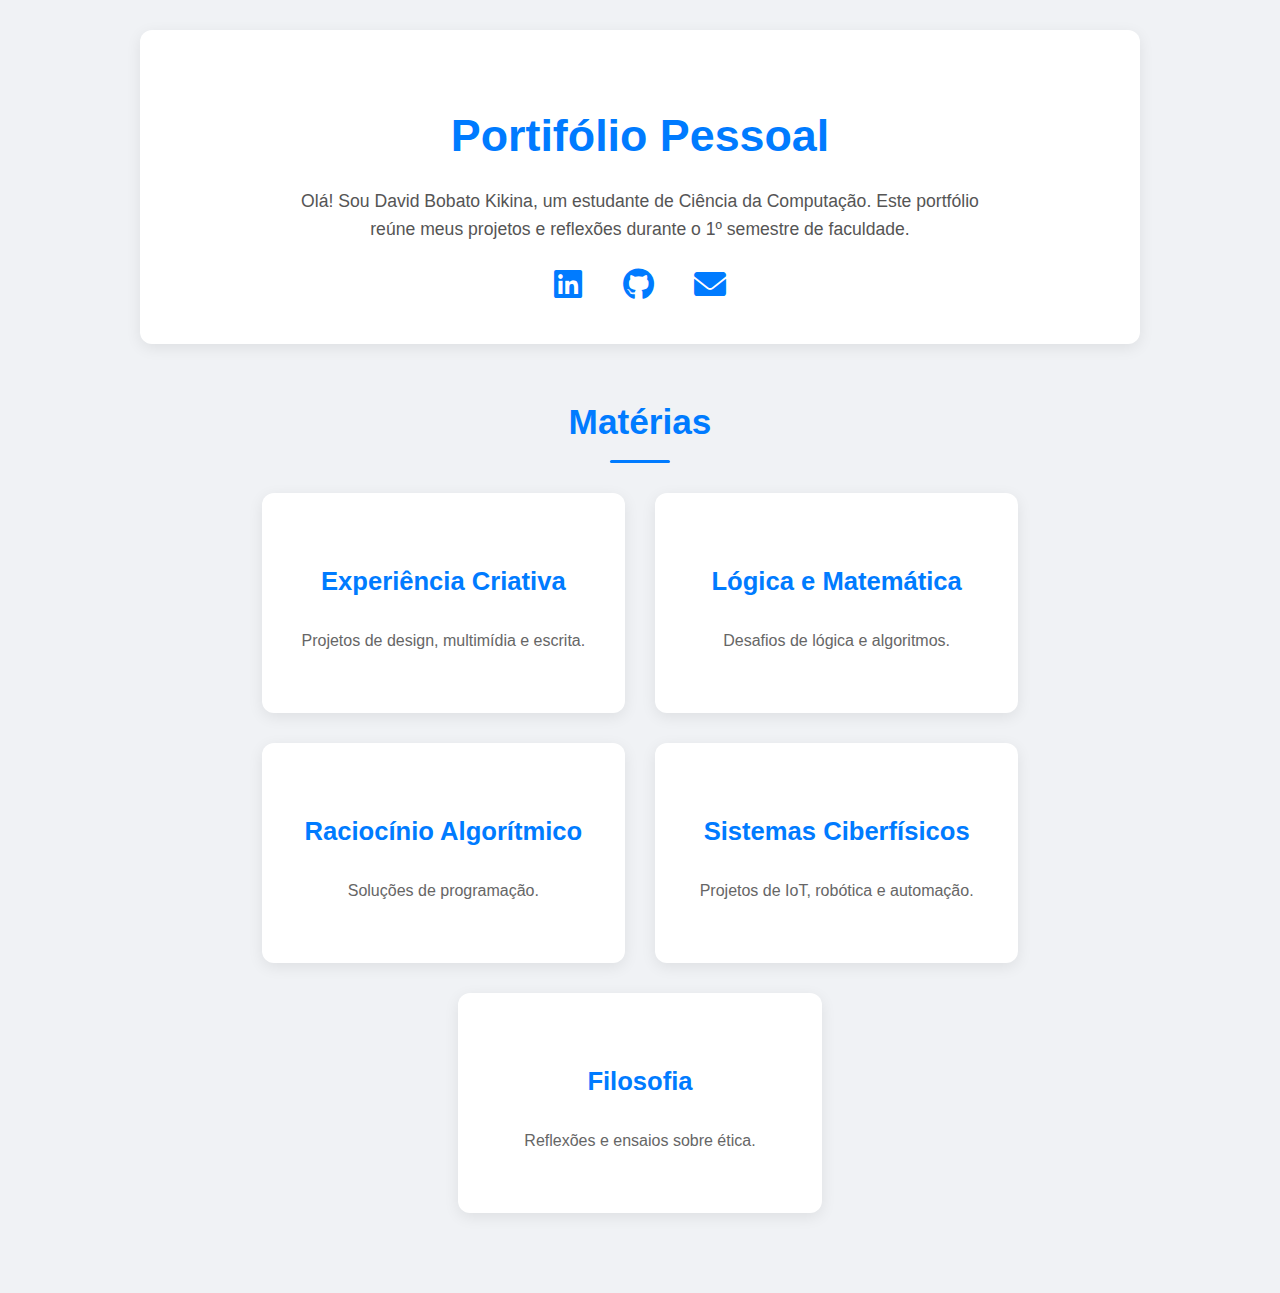
<file: index.html>
<!DOCTYPE html>
<html lang="pt-br">
<head>
    <meta charset="UTF-8">
    <meta name="viewport" content="width=device-width, initial-scale=1.0">
    <title>David Bobato Kikina - Portfólio Pessoal</title>
    <link rel="stylesheet" href="style.css">
    <link rel="stylesheet" href="https://cdnjs.cloudflare.com/ajax/libs/font-awesome/6.0.0-beta3/css/all.min.css">
</head>
<body>
    <main class="content">
        <section id="sobre-mim" class="section sobre-mim">
            <h1>Portifólio Pessoal</h1>
            <p>
                Olá! Sou David Bobato Kikina, um estudante de Ciência da Computação. 
                Este portfólio reúne meus projetos e reflexões durante o 1º semestre de faculdade.
            </p>
            <div class="social-links">
                <a href="https://www.linkedin.com/in/david-bobato-kikina/" target="_blank" aria-label="LinkedIn"><i class="fab fa-linkedin fa-2x"></i></a>
                <a href="https://github.com/dkiki45" target="_blank" aria-label="GitHub"><i class="fab fa-github fa-2x"></i></a>
                <a href="mailto:davidbobato9@gmail.com" aria-label="E-mail"><i class="fas fa-envelope fa-2x"></i></a>
            </div>
        </section>

        <h2 class="section-title">Matérias</h2>

        <section class="projects-grid">
            <a href="experiencia-criativa.html" class="project-card">
                <h3>Experiência Criativa</h3>
                <p>Projetos de design, multimídia e escrita.</p>
            </a>
            <a href="logica-matematica.html" class="project-card">
                <h3>Lógica e Matemática</h3>
                <p>Desafios de lógica e algoritmos.</p>
            </a>
            <a href="raciocinio-algoritmico.html" class="project-card">
                <h3>Raciocínio Algorítmico</h3>
                <p>Soluções de programação.</p>
            </a>
            <a href="sistemas-ciberfisicos.html" class="project-card">
                <h3>Sistemas Ciberfísicos</h3>
                <p>Projetos de IoT, robótica e automação.</p>
            </a>
            <a href="filosofia.html" class="project-card">
                <h3>Filosofia</h3>
                <p>Reflexões e ensaios sobre ética.</p>
            </a>
        </section>
    </main>
</body>
</html>
</file>
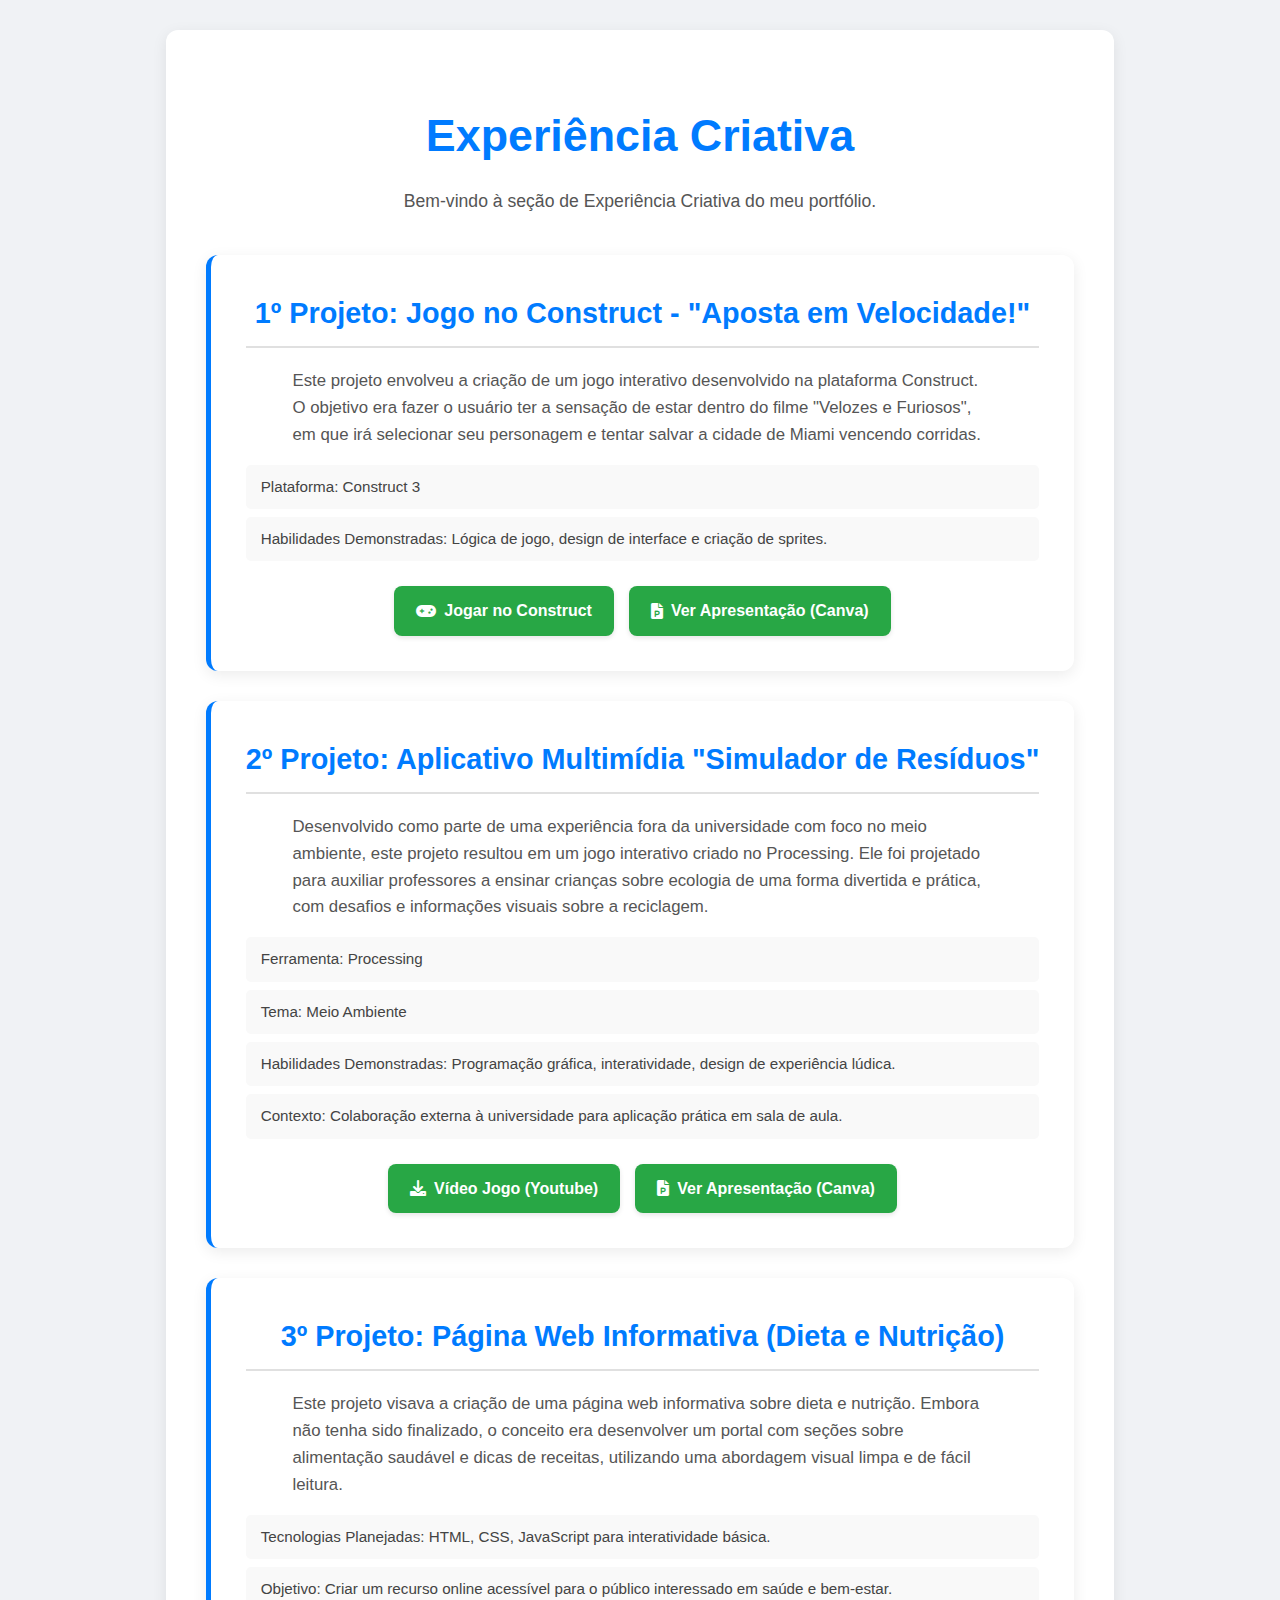
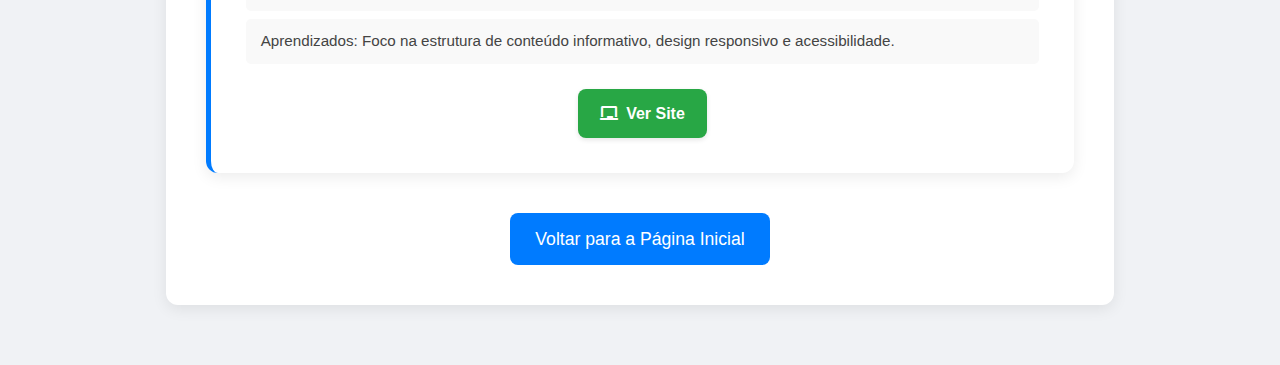
<file: experiencia-criativa.html>
<!DOCTYPE html>
<html lang="pt-br">
<head>
    <meta charset="UTF-8">
    <meta name="viewport" content="width=device-width, initial-scale=1.0">
    <title>Experiência Criativa - Portfólio</title>
    <link rel="stylesheet" href="style.css">
    <link rel="stylesheet" href="https://cdnjs.cloudflare.com/ajax/libs/font-awesome/6.0.0-beta3/css/all.min.css">
</head>
<body>
    <main class="content">
        <section class="section">
            <h1>Experiência Criativa</h1>
            <p>
                Bem-vindo à seção de Experiência Criativa do meu portfólio.
            </p>
            
            <div class="projects-list">
                <div class="project-card-detail">
                    <h2>1º Projeto: Jogo no Construct - "Aposta em Velocidade!"</h2>
                    <p>
                        Este projeto envolveu a criação de um jogo interativo desenvolvido na plataforma Construct. O objetivo era fazer o usuário ter a sensação 
                        de estar dentro do filme "Velozes e Furiosos", em que irá selecionar seu personagem e tentar salvar a cidade de Miami vencendo corridas.
                    </p>
                    <ul>
                        <li>Plataforma: Construct 3</li>
                        <li>Habilidades Demonstradas: Lógica de jogo, design de interface e criação de sprites.</li>
                    </ul>
                    <div class="project-links">
                        <a href="https://www.construct.net/en/free-online-games/aposta-velocidade-75562/play" target="_blank" class="project-button">
                            <i class="fas fa-gamepad"></i> Jogar no Construct
                        </a>
                        <a href="https://www.canva.com/design/DAGj5UN_ivs/lVE5NrZEq7gMNzQS2r8WJg/view?utm_content=DAGj5UN_ivs&utm_campaign=designshare&utm_medium=link2&utm_source=uniquelinks&utlId=h6d247ec82f" target="_blank" class="project-button">
                            <i class="fas fa-file-powerpoint"></i> Ver Apresentação (Canva)
                        </a>
                    </div>
                </div>

                <div class="project-card-detail">
                    <h2>2º Projeto: Aplicativo Multimídia "Simulador de Resíduos"</h2>
                    <p>
                        Desenvolvido como parte de uma experiência fora da universidade com foco no meio ambiente, este projeto resultou 
                        em um jogo interativo criado no Processing. Ele foi projetado para auxiliar professores a ensinar crianças 
                        sobre ecologia de uma forma divertida e prática, com desafios e informações visuais sobre a reciclagem.
                    </p>
                    <ul>
                        <li>Ferramenta: Processing</li>
                        <li>Tema: Meio Ambiente</li>
                        <li>Habilidades Demonstradas: Programação gráfica, interatividade, design de experiência lúdica.</li>
                        <li>Contexto: Colaboração externa à universidade para aplicação prática em sala de aula.</li>
                    </ul>
                    <div class="project-links">
                        <a href="https://youtu.be/5pDCO6Nky1g" target="_blank" class="project-button">
                            <i class="fas fa-download"></i> Vídeo Jogo (Youtube)
                        </a>
                        <a href="https://www.canva.com/design/DAGnoVJBkN0/eBpG3SEaUe9zU9zk8hwltA/view?utm_content=DAGnoVJBkN0&utm_campaign=designshare&utm_medium=link2&utm_source=uniquelinks&utlId=h542907b9ef" target="_blank" class="project-button">
                            <i class="fas fa-file-powerpoint"></i> Ver Apresentação (Canva)
                        </a>
                    </div>
                </div>

                <div class="project-card-detail">
                    <h2>3º Projeto: Página Web Informativa (Dieta e Nutrição)</h2>
                    <p>
                        Este projeto visava a criação de uma página web informativa sobre dieta e nutrição. Embora não tenha 
                        sido finalizado, o conceito era desenvolver um portal com seções sobre alimentação saudável e dicas de receitas, 
                        utilizando uma abordagem visual limpa e de fácil leitura.
                    </p>
                    <ul>
                        <li>Tecnologias Planejadas: HTML, CSS, JavaScript para interatividade básica.</li>
                        <li>Objetivo: Criar um recurso online acessível para o público interessado em saúde e bem-estar.</li>
                        <li>Aprendizados: Foco na estrutura de conteúdo informativo, design responsivo e acessibilidade.</li>
                    </ul>
                    <div class="project-links">
                        <a href="https://dkiki45.github.io/Project-Diet-for-Life/" target="_blank" class="project-button">
                            <i class="fas fa-chalkboard"></i> Ver Site 
                        </a>
                    </div>
                </div>
            </div> <a href="index.html" class="back-button">Voltar para a Página Inicial</a>
        </section>
    </main>
</body>
</html>
</file>
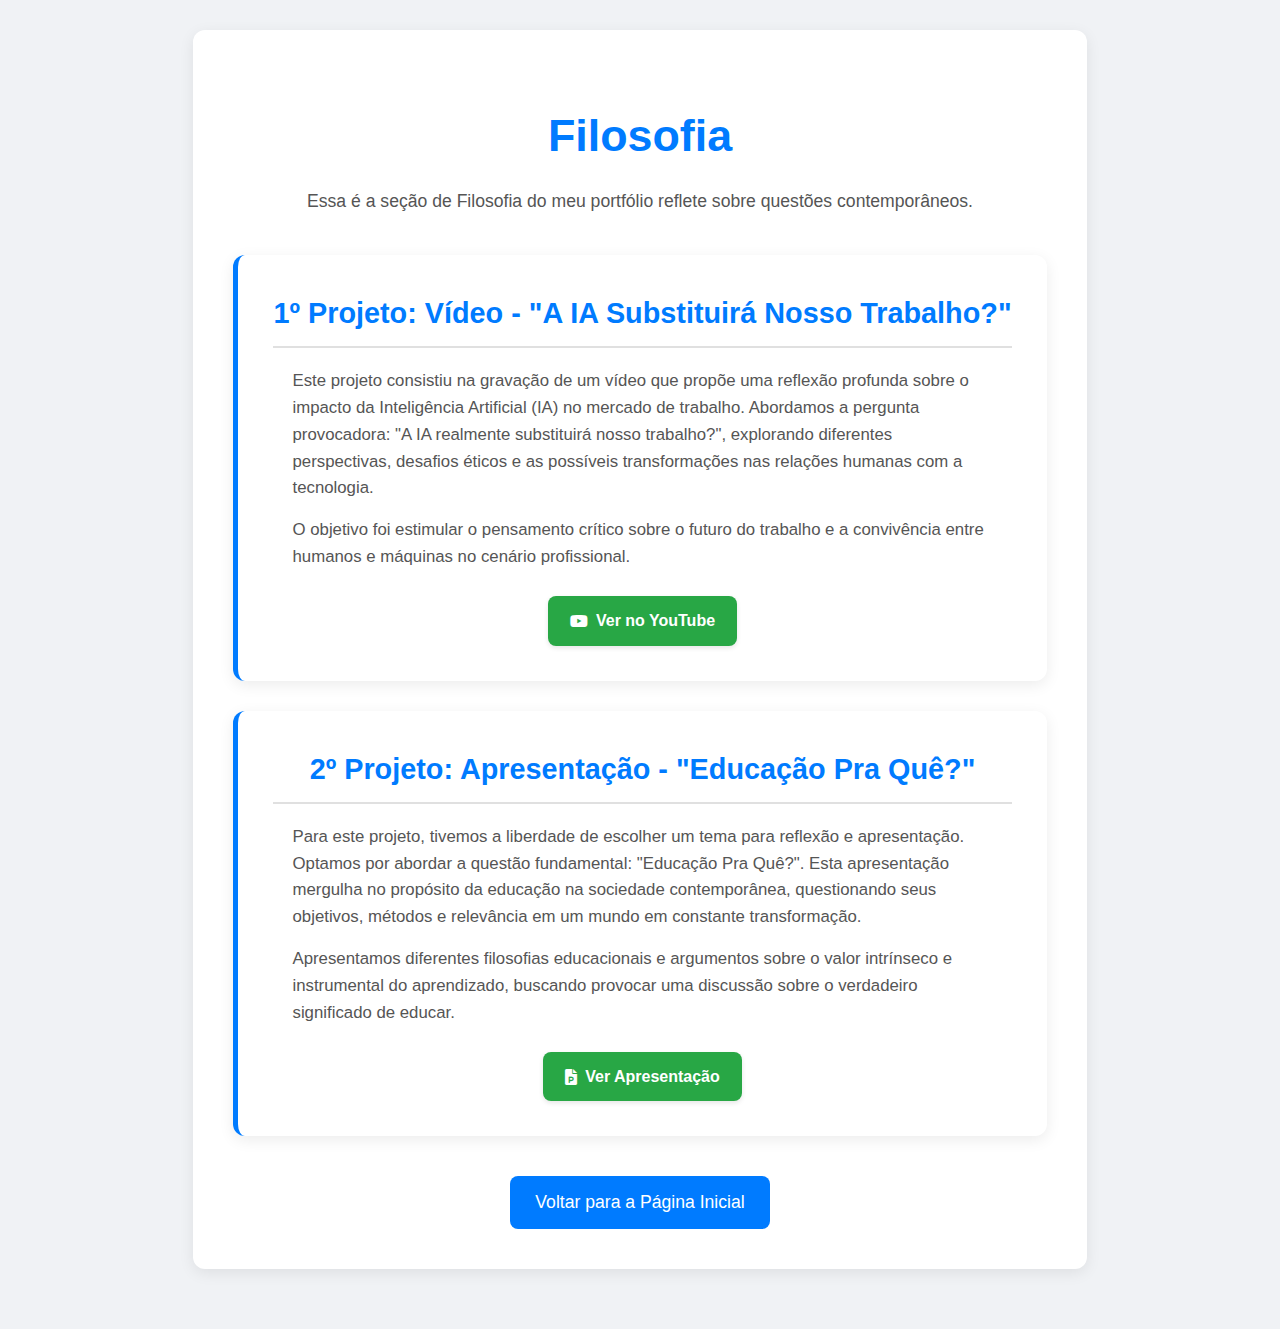
<file: filosofia.html>
<!DOCTYPE html>
<html lang="pt-br">
<head>
    <meta charset="UTF-8">
    <meta name="viewport" content="width=device-width, initial-scale=1.0">
    <title>Filosofia - Portfólio</title>
    <link rel="stylesheet" href="style.css">
    <link rel="stylesheet" href="https://cdnjs.cloudflare.com/ajax/libs/font-awesome/6.0.0-beta3/css/all.min.css">
</head>
<body>
    <main class="content">
        <section class="section">
            <h1>Filosofia</h1>
            <p>
                Essa é a seção de Filosofia do meu portfólio reflete sobre questões contemporâneos.
            </p>
            
            <div class="projects-list">
                <div class="project-card-detail">
                    <h2>1º Projeto: Vídeo - "A IA Substituirá Nosso Trabalho?"</h2>
                    <p>
                        Este projeto consistiu na gravação de um vídeo que propõe uma reflexão profunda sobre o impacto da Inteligência Artificial (IA) no mercado de trabalho. Abordamos a pergunta provocadora: "A IA realmente substituirá nosso trabalho?", explorando diferentes perspectivas, desafios éticos e as possíveis transformações nas relações humanas com a tecnologia.
                    </p>
                    <p>
                        O objetivo foi estimular o pensamento crítico sobre o futuro do trabalho e a convivência entre humanos e máquinas no cenário profissional.
                    </p>

                    <div class="project-links">
                        <a href="https://youtu.be/N6uGSESI9L4" target="_blank" class="project-button">
                            <i class="fab fa-youtube"></i> Ver no YouTube
                        </a>
                    </div>
                </div>

                <div class="project-card-detail">
                    <h2>2º Projeto: Apresentação - "Educação Pra Quê?"</h2>
                    <p>
                        Para este projeto, tivemos a liberdade de escolher um tema para reflexão e apresentação. Optamos por abordar a questão fundamental: "Educação Pra Quê?". Esta apresentação mergulha no propósito da educação na sociedade contemporânea, questionando seus objetivos, métodos e relevância em um mundo em constante transformação.
                    </p>
                    <p>
                        Apresentamos diferentes filosofias educacionais e argumentos sobre o valor intrínseco e instrumental do aprendizado, buscando provocar uma discussão sobre o verdadeiro significado de educar.
                    </p>
                    <div class="project-links">
                        <a href="https://www.canva.com/design/DAGqI3un-lE/yzKOxfORsPw1Zu8iAl-Ybw/view?utm_content=DAGqI3un-lE&utm_campaign=designshare&utm_medium=link2&utm_source=uniquelinks&utlId=h14acc7bc4d" target="_blank" class="project-button">
                            <i class="fas fa-file-powerpoint"></i> Ver Apresentação
                        </a>
                    </div>
                </div>

            </div> <a href="index.html" class="back-button">Voltar para a Página Inicial</a>
        </section>
    </main>
</body>
</html>
</file>
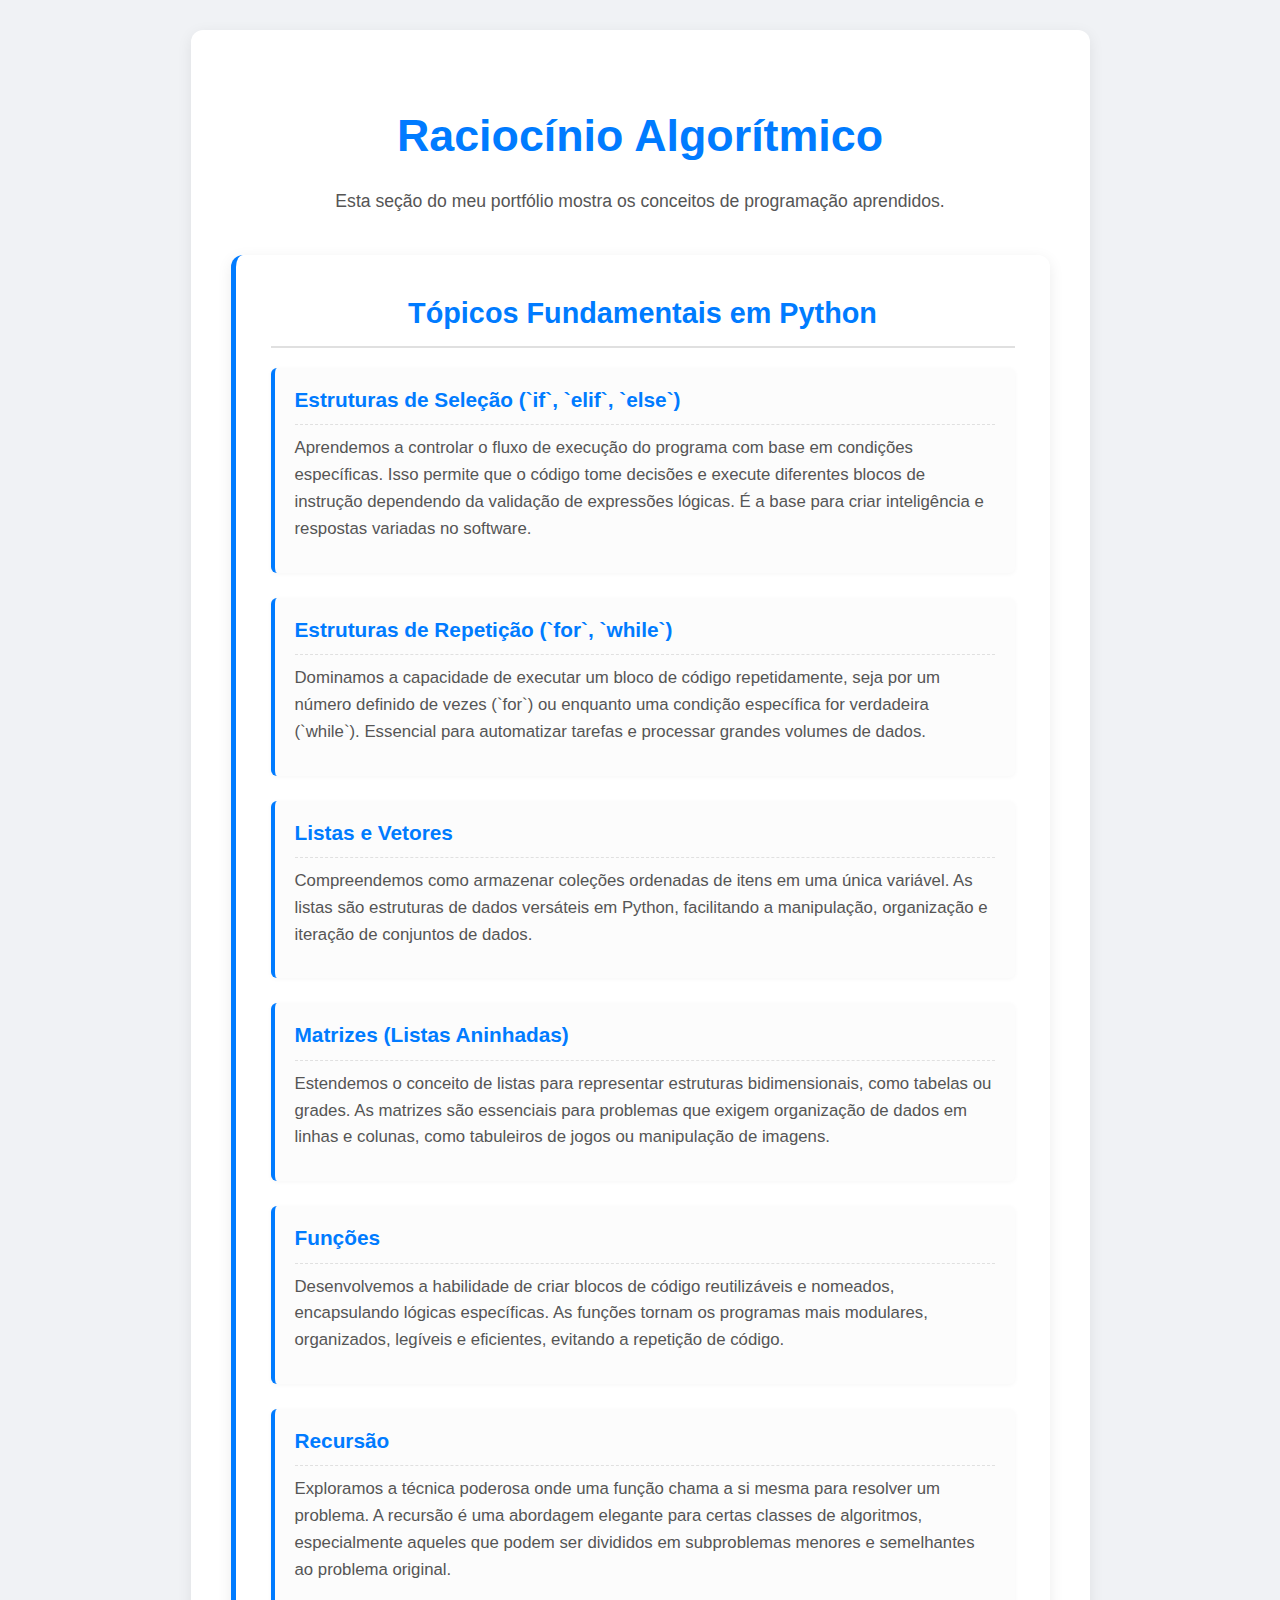
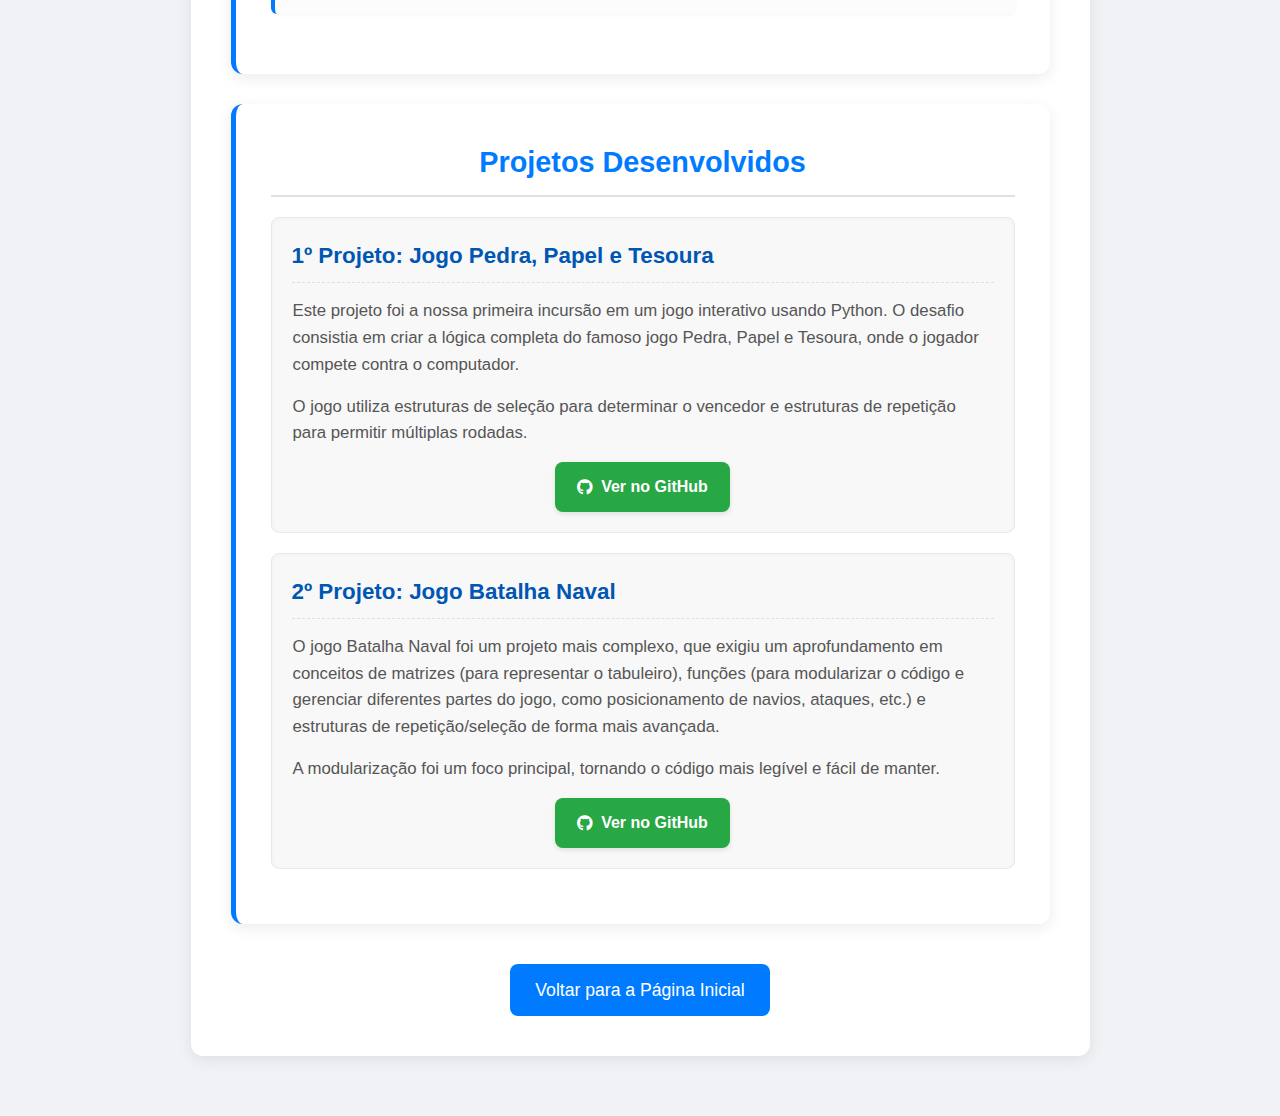
<file: raciocinio-algoritmico.html>
<!DOCTYPE html>
<html lang="pt-br">
<head>
    <meta charset="UTF-8">
    <meta name="viewport" content="width=device-width, initial-scale=1.0">
    <title>Raciocínio Algorítmico - Portfólio</title>
    <link rel="stylesheet" href="style.css">
    <link rel="stylesheet" href="https://cdnjs.cloudflare.com/ajax/libs/font-awesome/6.0.0-beta3/css/all.min.css">
</head>
<body>
    <main class="content">
        <section class="section">
            <h1>Raciocínio Algorítmico</h1>
            <p>
                Esta seção do meu portfólio mostra os conceitos de programação aprendidos.
            </p>
            
            <div class="projects-list">
                <div class="project-card-detail">
                    <h2>Tópicos Fundamentais em Python</h2>

                    <div class="topic-section">
                        <h3>Estruturas de Seleção (`if`, `elif`, `else`)</h3>
                        <p>
                            Aprendemos a controlar o fluxo de execução do programa com base em condições específicas. Isso permite que o código tome decisões e execute diferentes blocos de instrução dependendo da validação de expressões lógicas. É a base para criar inteligência e respostas variadas no software.
                        </p>
                    </div>

                    <div class="topic-section">
                        <h3>Estruturas de Repetição (`for`, `while`)</h3>
                        <p>
                            Dominamos a capacidade de executar um bloco de código repetidamente, seja por um número definido de vezes (`for`) ou enquanto uma condição específica for verdadeira (`while`). Essencial para automatizar tarefas e processar grandes volumes de dados.
                        </p>
                    </div>

                    <div class="topic-section">
                        <h3>Listas e Vetores</h3>
                        <p>
                            Compreendemos como armazenar coleções ordenadas de itens em uma única variável. As listas são estruturas de dados versáteis em Python, facilitando a manipulação, organização e iteração de conjuntos de dados.
                        </p>
                    </div>

                    <div class="topic-section">
                        <h3>Matrizes (Listas Aninhadas)</h3>
                        <p>
                            Estendemos o conceito de listas para representar estruturas bidimensionais, como tabelas ou grades. As matrizes são essenciais para problemas que exigem organização de dados em linhas e colunas, como tabuleiros de jogos ou manipulação de imagens.
                        </p>
                    </div>

                    <div class="topic-section">
                        <h3>Funções</h3>
                        <p>
                            Desenvolvemos a habilidade de criar blocos de código reutilizáveis e nomeados, encapsulando lógicas específicas. As funções tornam os programas mais modulares, organizados, legíveis e eficientes, evitando a repetição de código.
                        </p>
                    </div>

                    <div class="topic-section">
                        <h3>Recursão</h3>
                        <p>
                            Exploramos a técnica poderosa onde uma função chama a si mesma para resolver um problema. A recursão é uma abordagem elegante para certas classes de algoritmos, especialmente aqueles que podem ser divididos em subproblemas menores e semelhantes ao problema original.
                        </p>
                    </div>
                </div>

                <div class="project-card-detail">
                    <h2>Projetos Desenvolvidos</h2>

                    <div class="sub-project-card">
                        <h3>1º Projeto: Jogo Pedra, Papel e Tesoura</h3>
                        <p>
                            Este projeto foi a nossa primeira incursão em um jogo interativo usando Python. O desafio consistia em criar a lógica completa do famoso jogo Pedra, Papel e Tesoura, onde o jogador compete contra o computador.
                        </p>
                        <p>
                            O jogo utiliza estruturas de seleção para determinar o vencedor e estruturas de repetição para permitir múltiplas rodadas.
                        </p>
                        <div class="project-links">
                            <a href="https://github.com/dkiki45/game-rock-paper-scissors" target="_blank" class="project-button">
                                <i class="fab fa-github"></i> Ver no GitHub
                            </a>
                        </div>
                    </div>

                    <div class="sub-project-card">
                        <h3>2º Projeto: Jogo Batalha Naval</h3>
                        <p>
                            O jogo Batalha Naval foi um projeto mais complexo, que exigiu um aprofundamento em conceitos de matrizes (para representar o tabuleiro), funções (para modularizar o código e gerenciar diferentes partes do jogo, como posicionamento de navios, ataques, etc.) e estruturas de repetição/seleção de forma mais avançada.
                        </p>
                        <p>
                            A modularização foi um foco principal, tornando o código mais legível e fácil de manter.
                        </p>
                        <div class="project-links">
                            <a href="https://github.com/dkiki45/the-armada-game" target="_blank" class="project-button">
                                <i class="fab fa-github"></i> Ver no GitHub
                            </a>
                        </div>
                    </div>
                </div>

            </div> <a href="index.html" class="back-button">Voltar para a Página Inicial</a>
        </section>
    </main>
</body>
</html>
</file>
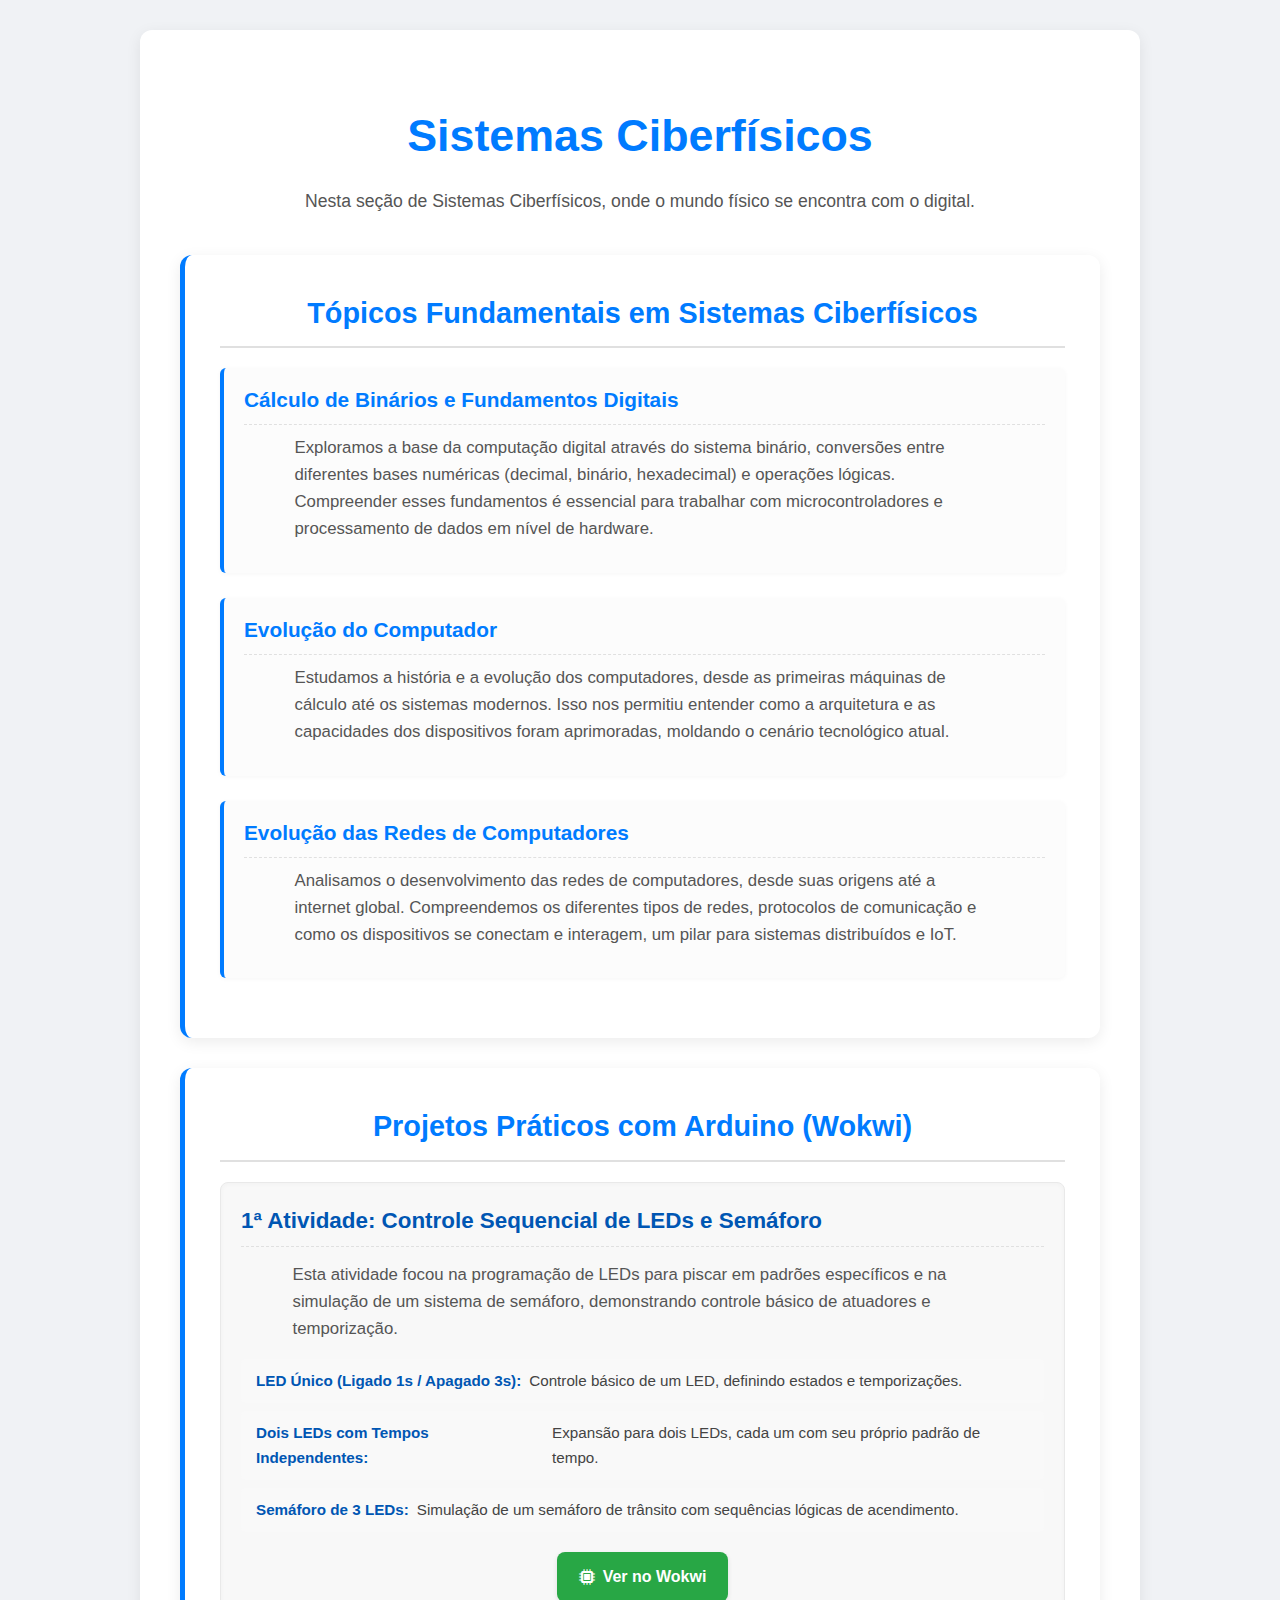
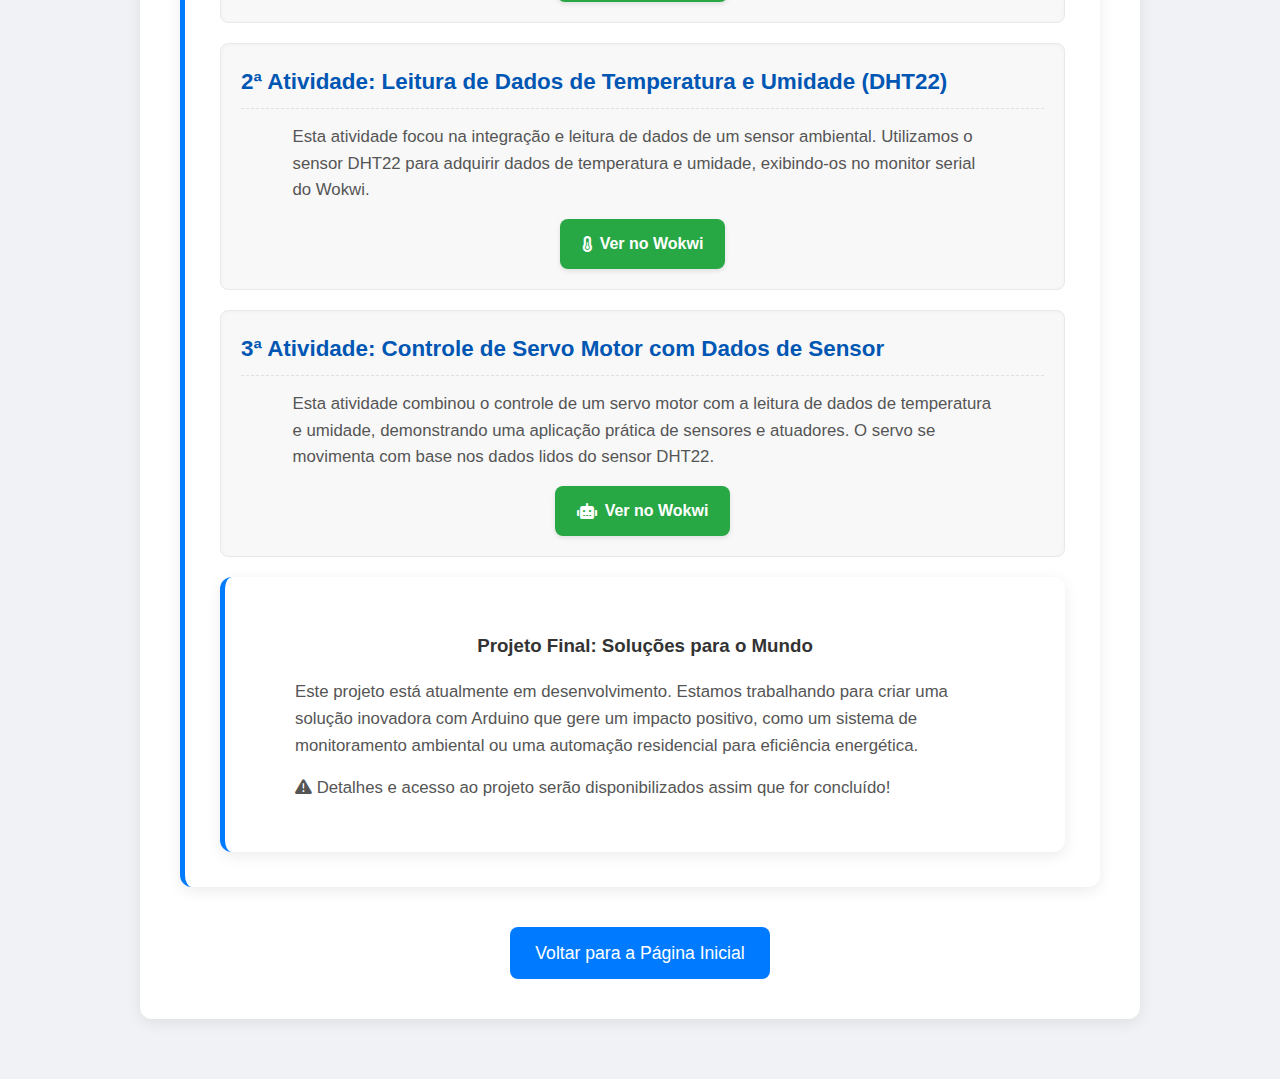
<file: sistemas-ciberfisicos.html>
<!DOCTYPE html>
<html lang="pt-br">
<head>
    <meta charset="UTF-8">
    <meta name="viewport" content="width=device-width, initial-scale=1.0">
    <title>Sistemas Ciberfísicos - Portfólio</title>
    <link rel="stylesheet" href="style.css">
    <link rel="stylesheet" href="https://cdnjs.cloudflare.com/ajax/libs/font-awesome/6.0.0-beta3/css/all.min.css">
</head>
<body>
    <main class="content">
        <section class="section">
            <h1>Sistemas Ciberfísicos</h1>
            <p>
                Nesta seção de Sistemas Ciberfísicos, onde o mundo físico se encontra com o digital.
            </p>
            
            <div class="projects-list">
                <div class="project-card-detail">
                    <h2>Tópicos Fundamentais em Sistemas Ciberfísicos</h2>

                    <div class="topic-section">
                        <h3>Cálculo de Binários e Fundamentos Digitais</h3>
                        <p>
                            Exploramos a base da computação digital através do sistema binário, conversões entre diferentes bases numéricas (decimal, binário, hexadecimal) e operações lógicas. Compreender esses fundamentos é essencial para trabalhar com microcontroladores e processamento de dados em nível de hardware.
                        </p>
                    </div>

                    <div class="topic-section">
                        <h3>Evolução do Computador</h3>
                        <p>
                            Estudamos a história e a evolução dos computadores, desde as primeiras máquinas de cálculo até os sistemas modernos. Isso nos permitiu entender como a arquitetura e as capacidades dos dispositivos foram aprimoradas, moldando o cenário tecnológico atual.
                        </p>
                    </div>

                    <div class="topic-section">
                        <h3>Evolução das Redes de Computadores</h3>
                        <p>
                            Analisamos o desenvolvimento das redes de computadores, desde suas origens até a internet global. Compreendemos os diferentes tipos de redes, protocolos de comunicação e como os dispositivos se conectam e interagem, um pilar para sistemas distribuídos e IoT.
                        </p>
                    </div>
                </div>

                <div class="project-card-detail">
                    <h2>Projetos Práticos com Arduino (Wokwi)</h2>

                    <div class="sub-project-card">
                        <h3>1ª Atividade: Controle Sequencial de LEDs e Semáforo</h3>
                        <p>
                            Esta atividade focou na programação de LEDs para piscar em padrões específicos e na simulação de um sistema de semáforo, demonstrando controle básico de atuadores e temporização.
                        </p>
                        <ul>
                            <li><strong>LED Único (Ligado 1s / Apagado 3s):</strong> Controle básico de um LED, definindo estados e temporizações.</li>
                            <li><strong>Dois LEDs com Tempos Independentes:</strong> Expansão para dois LEDs, cada um com seu próprio padrão de tempo.</li>
                            <li><strong>Semáforo de 3 LEDs:</strong> Simulação de um semáforo de trânsito com sequências lógicas de acendimento.</li>
                        </ul>
                        <div class="project-links">
                            <a href="https://wokwi.com/projects/431570479981877249" target="_blank" class="project-button">
                                <i class="fas fa-microchip"></i> Ver no Wokwi
                            </a>
                        </div>
                    </div>

                    <div class="sub-project-card">
                        <h3>2ª Atividade: Leitura de Dados de Temperatura e Umidade (DHT22)</h3>
                        <p>
                            Esta atividade focou na integração e leitura de dados de um sensor ambiental. Utilizamos o sensor DHT22 para adquirir dados de temperatura e umidade, exibindo-os no monitor serial do Wokwi.
                        </p>
                        <div class="project-links">
                            <a href="https://wokwi.com/projects/433482211660499969" target="_blank" class="project-button">
                                <i class="fas fa-thermometer-half"></i> Ver no Wokwi
                            </a>
                        </div>
                    </div>

                    <div class="sub-project-card">
                        <h3>3ª Atividade: Controle de Servo Motor com Dados de Sensor</h3>
                        <p>
                            Esta atividade combinou o controle de um servo motor com a leitura de dados de temperatura e umidade, demonstrando uma aplicação prática de sensores e atuadores. O servo se movimenta com base nos dados lidos do sensor DHT22.
                        </p>
                        <div class="project-links">
                            <a href="https://wokwi.com/projects/433482528300082177" target="_blank" class="project-button">
                                <i class="fas fa-robot"></i> Ver no Wokwi
                            </a>
                        </div>
                    </div>

                    <div class="project-card-detail not-finished">
                        <h3>Projeto Final: Soluções para o Mundo</h3>
                        <p class="status-message">
                            Este projeto está atualmente em desenvolvimento. Estamos trabalhando para criar uma solução inovadora com Arduino que gere um impacto positivo, como um sistema de monitoramento ambiental ou uma automação residencial para eficiência energética.
                        </p>
                        <p class="no-link-message">
                            <i class="fas fa-exclamation-triangle"></i>  Detalhes e acesso ao projeto serão disponibilizados assim que for concluído!
                        </p>
                    </div>
                </div>
            </div> <a href="index.html" class="back-button">Voltar para a Página Inicial</a>
        </section>
    </main>
</body>
</html>
</file>
<file: style.css>
/*------------------------------------*/
/* 1. Estilos Gerais e Layout Base   */
/*------------------------------------*/
body {
    font-family: 'Segoe UI', Tahoma, Geneva, Verdana, sans-serif;
    margin: 0;
    background-color: #f0f2f5; 
    color: #333;
    line-height: 1.6;
    display: flex;
    flex-direction: column;
}

.content {
    flex: 1; 
    max-width: 1000px; 
    margin: 30px auto;
    padding: 0 20px;
}

/*------------------------------------*/
/* 2. Seções Comuns (Sobre Mim, Títulos) */
/*------------------------------------*/
.section {
    background-color: #ffffff;
    padding: 40px;
    margin-bottom: 30px;
    border-radius: 12px; 
    box-shadow: 0 4px 15px rgba(0,0,0,0.08);
    text-align: center;
}

.section h1 {
    color: #007bff; 
    margin-bottom: 15px;
    font-size: 2.8em; 
}

.section p {
    font-size: 1.1em;
    max-width: 700px;
    margin: 0 auto 25px auto;
    color: #555;
}

.social-links {
    margin-top: 25px;
}

.social-links a {
    color: #007bff;
    margin: 0 18px;
    text-decoration: none;
    transition: color 0.3s ease, transform 0.3s ease;
}

.social-links a:hover {
    color: #0056b3; 
    transform: scale(1.1); 
}

.section-title {
    text-align: center;
    color: #007bff;
    margin: 50px 0 30px 0;
    font-size: 2.2em;
    position: relative;
}

.section-title::after {
    content: '';
    display: block;
    width: 60px;
    height: 3px;
    background-color: #007bff;
    margin: 10px auto 0;
    border-radius: 5px;
}

.back-button {
    display: inline-block;
    margin-top: 40px; 
    padding: 12px 25px;
    background-color: #007bff;
    color: white;
    text-decoration: none;
    border-radius: 8px;
    transition: background-color 0.3s ease, transform 0.2s ease;
    font-size: 1.1em;
}

.back-button:hover {
    background-color: #0056b3;
    transform: translateY(-2px);
}

/*------------------------------------*/
/* 3. Grid de Projetos (Página Inicial) */
/*------------------------------------*/
.projects-grid {
    display: flex;
    flex-wrap: wrap;
    justify-content: center;
    gap: 30px;
    margin-bottom: 50px;
    padding: 0;
}

.project-card {
    background-color: #ffffff;
    border-radius: 12px;
    box-shadow: 0 4px 15px rgba(0,0,0,0.08);
    text-decoration: none;
    color: #333;
    transition: transform 0.3s ease, box-shadow 0.3s ease;
    display: flex;
    flex-direction: column;
    justify-content: center;
    align-items: center;
    padding: 35px 25px;
    min-height: 150px;
    flex-basis: 280px;
    flex-grow: 1;
    max-width: calc(33.33% - 20px); 
}

.project-card:hover {
    transform: translateY(-8px);
    box-shadow: 0 8px 25px rgba(0,0,0,0.15);
}

.project-card h3 {
    color: #007bff;
    margin-bottom: 10px;
    font-size: 1.6em;
    text-align: center;
}

.project-card p {
    font-size: 1em;
    color: #666;
    text-align: center;
}

/*------------------------------------*/
/* 4. Detalhes de Projetos/Atividades (Páginas de Matéria) */
/*------------------------------------*/
.projects-list {
    margin-top: 40px;
    display: flex;
    flex-direction: column;
    gap: 30px;
}

.project-card-detail {
    background-color: #ffffff;
    border-radius: 12px;
    box-shadow: 0 4px 15px rgba(0,0,0,0.08);
    padding: 35px;
    transition: transform 0.3s ease, box-shadow 0.3s ease;
    border-left: 5px solid #007bff; 
}

.topic-section {
    margin-bottom: 25px; 
    padding: 15px 20px;
    background-color: #fcfcfc; 
    border-left: 4px solid #007bff; 
    border-radius: 6px;
    box-shadow: 0 1px 5px rgba(0,0,0,0.04); 
}

.topic-section h3 {
    color: #007bff; 
    font-size: 1.3em;
    margin-top: 0;
    margin-bottom: 10px;
    border-bottom: 1px dashed #e0e0e0; 
    padding-bottom: 8px;
    text-align: left; 
}

.topic-section p {
    font-size: 1em;
    color: #444;
    line-height: 1.6;
    text-align: left; 
    margin-bottom: 0; 
}

.sub-project-card {
    background-color: #f8f8f8; 
    border: 1px solid #e9e9e9;
    border-radius: 8px;
    padding: 20px;
    margin-top: 20px;
    margin-bottom: 20px;
    box-shadow: inset 0 1px 5px rgba(0,0,0,0.03); 
}

.sub-project-card h3 {
    color: #0056b3; 
    font-size: 1.4em;
    margin-top: 0;
    margin-bottom: 15px;
    border-bottom: 1px dashed #e0e0e0; 
    padding-bottom: 8px;
    text-align: left; 
}

.sub-project-card p {
    font-size: 0.98em;
    color: #555;
    text-align: left; 
    margin-bottom: 15px;
}

.sub-project-card .project-links {
    margin-top: 15px;
    justify-content: center;
}

.project-card-detail:hover {
    transform: translateY(-5px);
    box-shadow: 0 8px 20px rgba(0,0,0,0.12);
}

.project-card-detail h2 {
    color: #007bff;
    margin-top: 0;
    margin-bottom: 20px;
    font-size: 1.8em;
    border-bottom: 2px solid #e0e0e0;
    padding-bottom: 10px;
}

.project-card-detail p {
    font-size: 1.05em;
    color: #555;
    margin-bottom: 15px;
    text-align: left;
}

.project-card-detail ul {
    list-style: none;
    padding: 0;
    margin-bottom: 20px;
    text-align: left;
}

.project-card-detail ul li {
    background-color: #f9f9f9;
    padding: 10px 15px;
    margin-bottom: 8px;
    border-radius: 5px;
    display: flex;
    align-items: center;
    font-size: 0.95em;
    color: #444;
}

.project-card-detail ul li strong {
    color: #0056b3;
    margin-right: 8px;
}

.project-links {
    margin-top: 25px;
    display: flex;
    flex-wrap: wrap;
    gap: 15px;
    justify-content: center;
}

.project-button {
    display: inline-flex;
    align-items: center;
    padding: 12px 22px;
    background-color: #28a745; 
    color: white;
    text-decoration: none;
    border-radius: 8px;
    font-size: 1em;
    font-weight: bold;
    transition: background-color 0.3s ease, transform 0.2s ease;
    box-shadow: 0 2px 5px rgba(0,0,0,0.1);
}

.project-button:hover {
    background-color: #218838;
    transform: translateY(-2px);
}

.project-button i {
    margin-right: 8px;
}

/*------------------------------------*/
/* 5. Estilos Específicos de Conteúdo */
/*------------------------------------*/

.project-card-detail .image-container {
    text-align: center;
    margin: 25px 0;
    background-color: #f5f5f5;
    border-radius: 8px;
    padding: 15px;
    box-shadow: inset 0 0 8px rgba(0,0,0,0.05);
}

.project-card-detail .image-container img {
    max-width: 100%;
    height: auto;
    border-radius: 6px;
    display: block;
    margin: 0 auto;
}

.project-card-detail .image-caption {
    font-size: 0.9em;
    color: #666;
    margin-top: 10px;
    font-style: italic;
}

/*------------------------------------*/
/* 6. Responsividade                 */
/*------------------------------------*/
@media (max-width: 768px) {
    .content {
        margin: 20px auto;
        padding: 0 15px;
    }

    .section {
        padding: 30px 20px;
    }

    .section h1 {
        font-size: 2.2em;
    }

    .section p {
        font-size: 1em;
    }

    .social-links a {
        margin: 0 10px;
        font-size: 1.8em;
    }

    .section-title {
        font-size: 1.8em;
        margin: 40px 0 25px 0;
    }

    .projects-grid {
        gap: 20px;
    }

    .project-card {
        flex-basis: calc(50% - 10px); 
        max-width: calc(50% - 10px);
        padding: 30px 20px;
    }

    .project-card h3 {
        font-size: 1.4em;
    }

    .project-card-detail {
        padding: 25px;
    }

    .project-card-detail h2 {
        font-size: 1.6em;
    }

    .project-card-detail p {
        font-size: 1em;
    }

    .project-button {
        width: 100%; 
        justify-content: center;
    }
}

@media (max-width: 500px) {
    .project-card {
        flex-basis: 100%; 
        max-width: 100%;
    }
    .section h1 {
        font-size: 1.8em;
    }
    .section p {
        font-size: 0.95em;
    }
}
</file>
